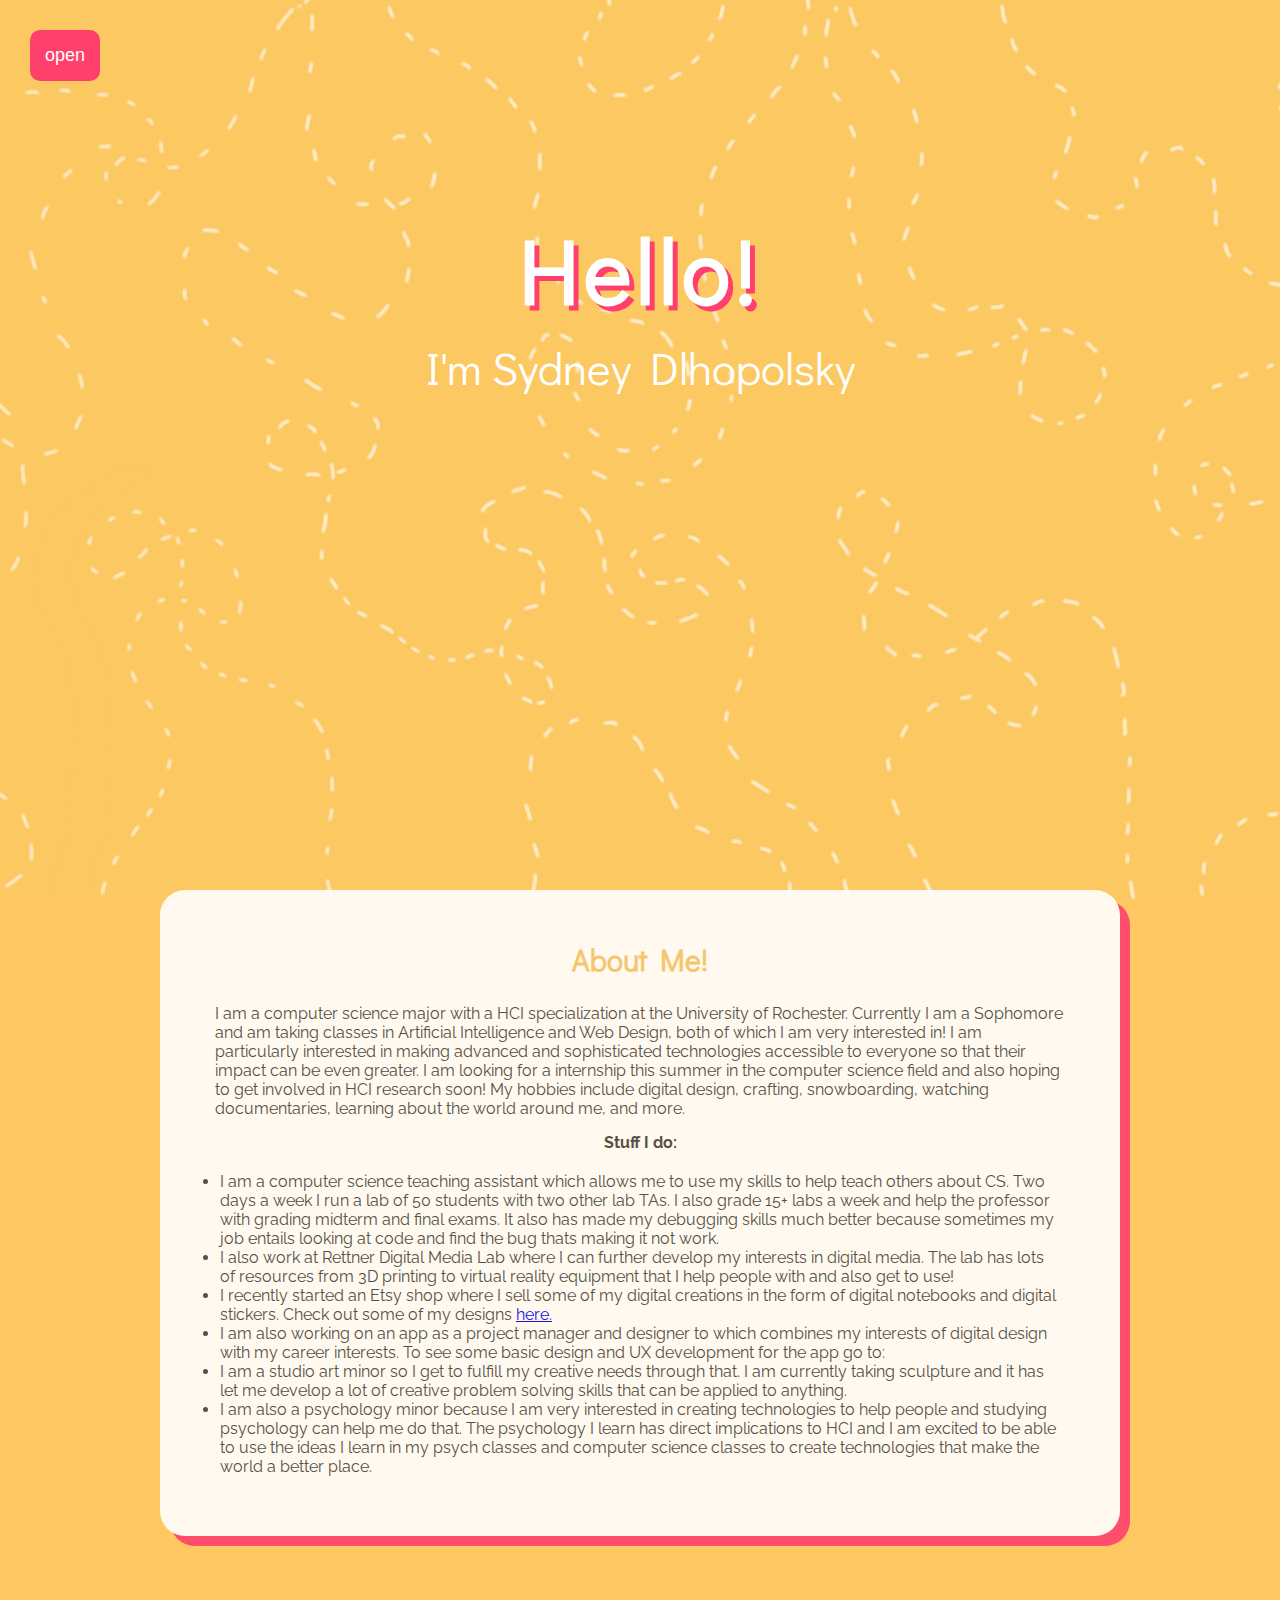
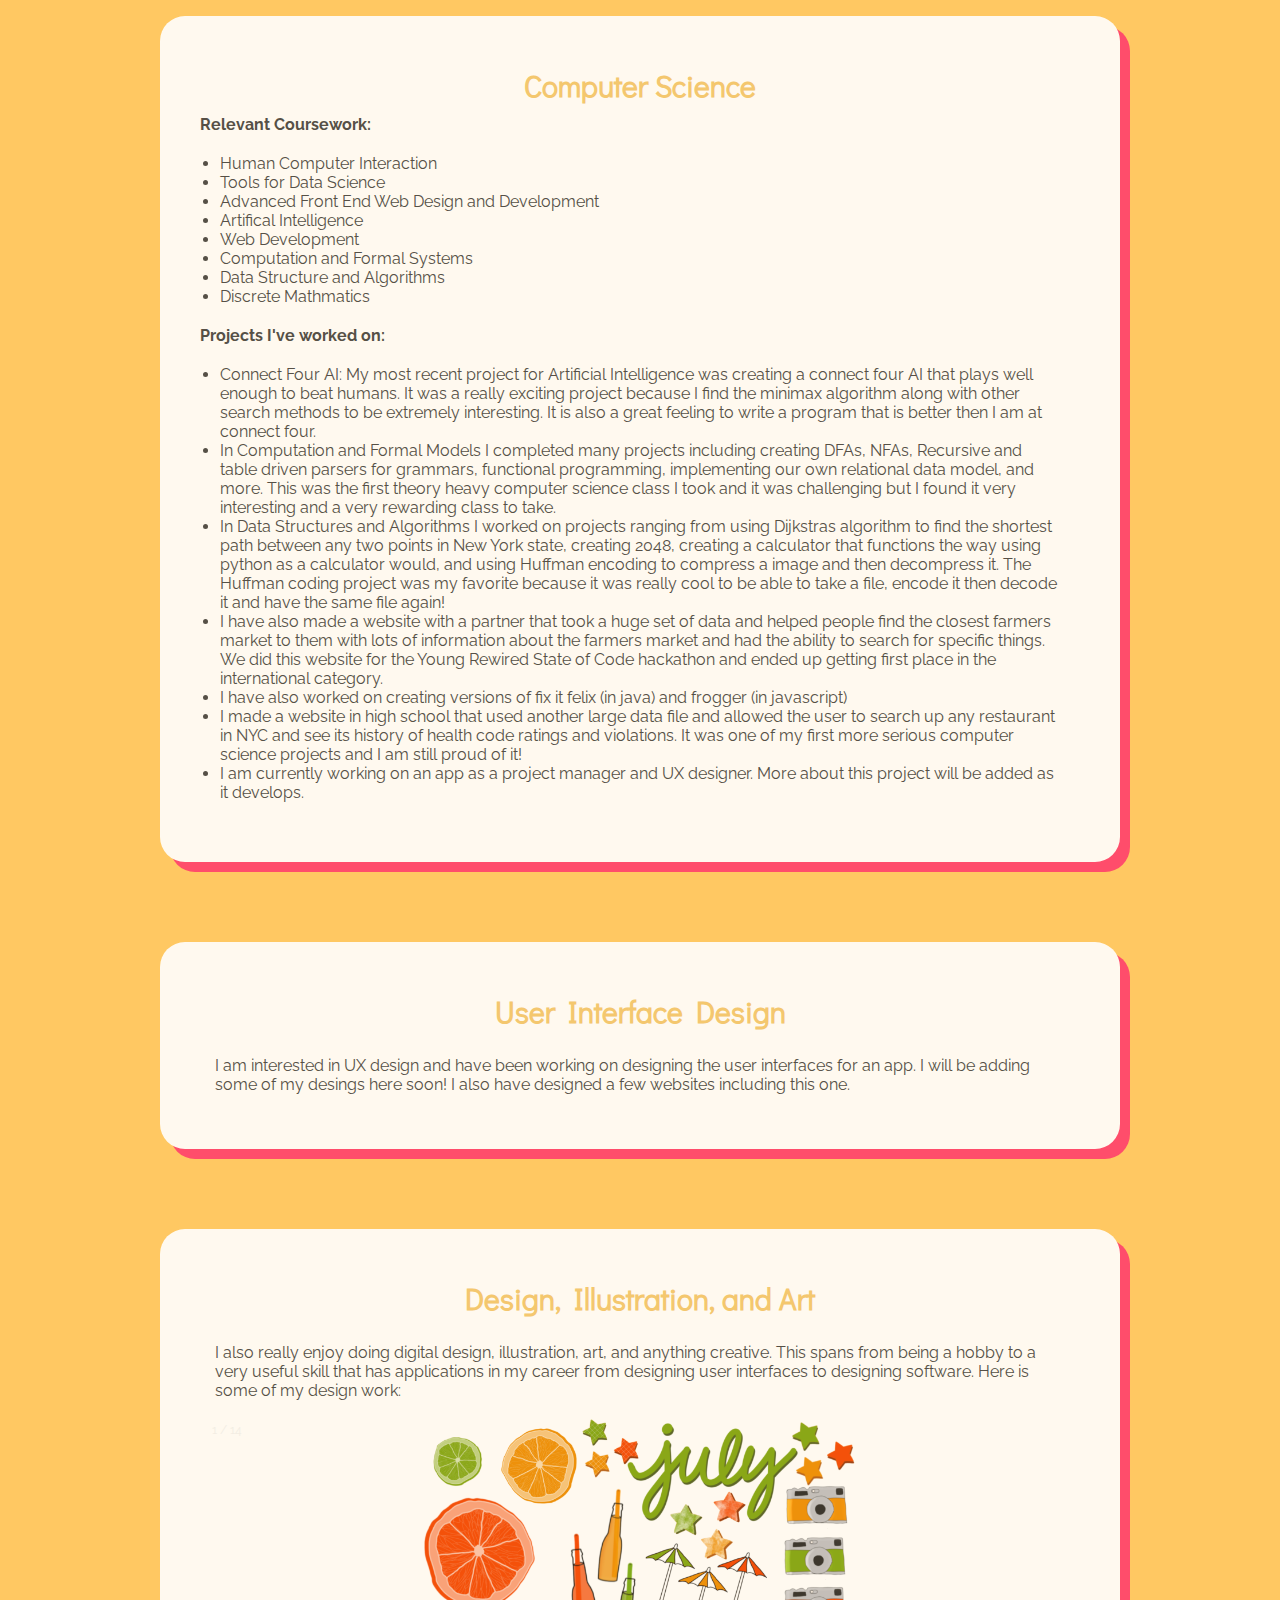
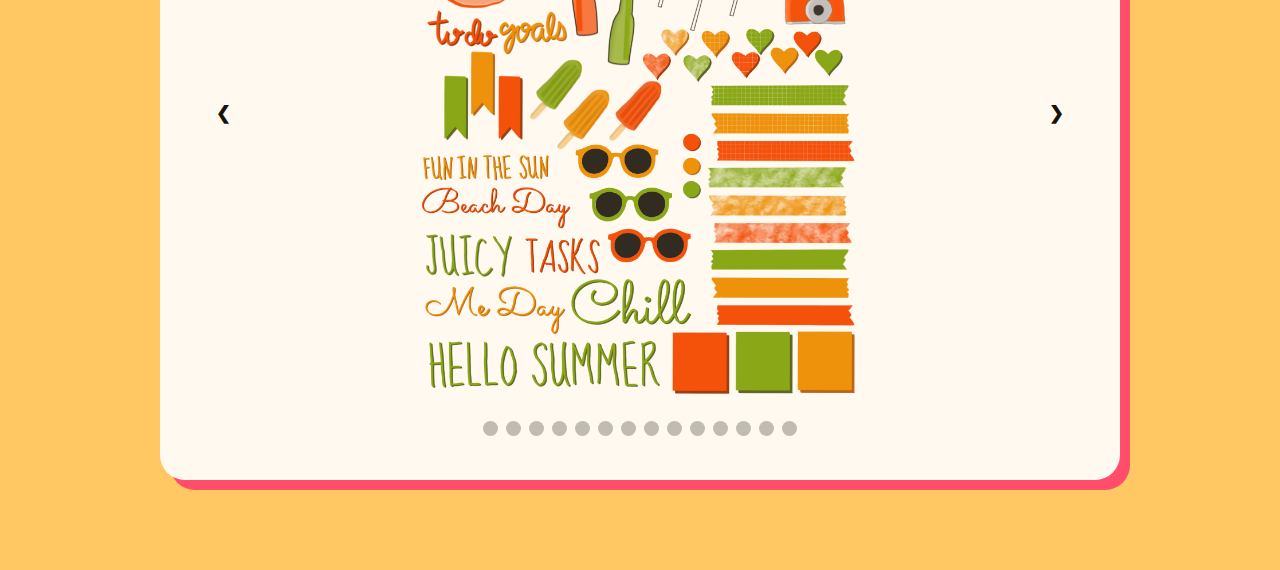
<file: index.html>
<!doctype html>

<html>

<head> 
	<meta charset="utf-8">
    <title>Sydney Dlhopolsky</title>
    <link rel="stylesheet" type="text/css" href="style.css">
    <link href="https://fonts.googleapis.com/css?family=Didact+Gothic|Montserrat+Alternates:500|Raleway" rel="stylesheet">
    <script src="script.js"></script>
    <script src="//platform.linkedin.com/in.js" type="text/javascript"></script>
</head>

<body>
    <div class="container">
            <div class="content">
            <div id="myNav" class="overlay">
                <a href="javascript:void(0)" class="closebtn" onclick="closeNav()">&times;</a>
                <div class="overlay-content">
                    <a href="#about" onclick="closeNav()">About Me</a>
                    <a href="#cs"onclick="closeNav()">CS </a>
                    <a href="#ux"onclick="closeNav()">UX </a>
                    <a href="#design"onclick="closeNav()">Design </a>
                    <a href="resume/SydneyDlhopolskyResume.pdf"onclick="closeNav()">Resume</a>
                </div>
            </div>
            <button id="openbtn" onclick="openNav()">open</button>
        <header>
            <h1> Hello! </h1>
            <h2>I'm Sydney Dlhopolsky</h2>
            <!--<a href="#about"><button class="button" id="clicker"> Click Me! </button></a>-->
        </header>
        <button onclick="topFunction()" id="myBtn" title="Go to top">Top</button>
        <section id="about" >
        <div class = "profile">
            <h3 href="#about">About Me!</h3>
               <!-- <img id = "pfp" src = "images/syd.png">-->
                <p> I am a computer science major with a HCI specialization at the University of Rochester. Currently I am a Sophomore and am taking classes in Artificial Intelligence and Web Design, both of which I am very interested in! I am particularly interested in making advanced and sophisticated technologies accessible to everyone so that their impact can be even greater. 
                I am looking for a internship this summer in the computer science field and also hoping to get involved in HCI research soon!
            My hobbies include digital design, crafting, snowboarding, watching documentaries, learning about the world around me, and more.
            </p>
        </div>
            <h4> Stuff I do:</h4>
            <ul>
                <li> I am a computer science teaching assistant which allows me to use my skills to help teach others about CS. Two days a week I run a lab of 50 students with two other lab TAs. I also grade 15+ labs a week and help the professor with grading midterm and final exams. It also has made my debugging skills much better because sometimes my job entails looking at code and find the bug thats making it not work. 
                </li>
                <li> I also work at Rettner Digital Media Lab where I can further develop my interests in digital media. The lab has lots of resources from 3D printing to virtual reality equipment that I help people with and also get to use! 
                </li>
                <li>
                    I recently started an Etsy shop where I sell some of my digital creations in the form of digital notebooks and digital stickers. Check out some of my designs <a href="#design"> here. </a>
                </li>
                <li>
                    I am also working on an app as a project manager and designer to which combines my interests of digital design with my career interests. To see some basic design and UX development for the app go to: 
                </li>
                <li>
                    I am a studio art minor so I get to fulfill my creative needs through that. I am currently taking sculpture and it has let me develop a lot of creative problem solving skills that can be applied to anything.
                </li>
                <li>
                        I am also a psychology minor because I am very interested in creating technologies to help people and studying psychology can help me do that. The psychology I learn has direct implications to HCI and I am excited to be able to use the ideas I learn in my psych classes and computer science classes to create technologies that make the world a better place.
                </li>
            </ul>
        </section>

        <section id="cs">
            <h3> Computer Science </h3>
            <h4> Relevant Coursework: </h4>
            <ul>
                <li> Human Computer Interaction</li>
                <li> Tools for Data Science </li> 
                <li> Advanced Front End Web Design and Development </li> 
                <li> Artifical Intelligence</li>
                <li> Web Development </li>
                <li> Computation and Formal Systems</li> 
                <li> Data Structure and Algorithms </li>
                <li> Discrete Mathmatics </li>
            </ul>
            <h4> Projects I've worked on: </h4>
            <ul>
                <li> Connect Four AI: My most recent project for Artificial Intelligence was creating a connect four AI that plays well enough to beat humans. It was a really exciting project because I find the minimax algorithm along with other search methods to be extremely interesting. It is also a great feeling to write a program that is better then I am at connect four. 
                </li>
                <li>
                        In Computation and Formal Models I completed many projects including creating DFAs, NFAs, Recursive and table driven parsers for grammars, functional programming, implementing our own relational data model, and more. This was the first theory heavy computer science class I took and it was challenging but I found it very interesting and a very rewarding class to take. 
                </li>
                <li>
                        In Data Structures and Algorithms I worked on projects ranging from using Dijkstras algorithm to find the shortest path between any two points in New York state, creating 2048, creating a calculator that functions the way using python as a calculator would, and using Huffman encoding to compress a image and then decompress it. The Huffman coding project was my favorite because it was really cool to be able to take a file, encode it then decode it and have the same file again! 
                </li>
                <li>
                        I have also made a website with a partner that took a huge set of data and helped people find the closest farmers market to them with lots of information about the farmers market and had the ability to search for specific things. We did this website for the Young Rewired State of Code hackathon and ended up getting first place in the international category. 
                </li>
                <li>
                        I have also worked on creating versions of fix it felix (in java) and frogger (in javascript) 
                </li>
                <li>
                        I made a website in high school that used another large data file and allowed the user to search up any restaurant in NYC and see its history of health code ratings and violations. It was one of my first more serious computer science projects and I am still proud of it! 
                </li>
                <li>
                        I am currently working on an app as a project manager and UX designer. More about this project will be added as it develops.
                </li>
            </ul>
        </section>

        <section id="ux">
            <h3>User Interface Design </h3> 
            <p> I am interested in UX design and have been working on designing the user interfaces for an app. I will be adding some of my desings here soon! I also have designed a few websites including this one.
                 </p>
            <!-- <img id="myImg" src="images/ux.png" alt="ux" onclick="openModal()">
            <div id="myModal" class="modal">
                    <span class="close" onclick="closeModal()">&times;</span>
                    <img class="modal-content" id="img01" src="images/ux.png">
                    <div id="caption">UX Design</div>
                  </div> -->


        </section>

        <section id="design">
            <h3> Design, Illustration, and Art</h3>
            <p> I also really enjoy doing digital design, illustration, art, and anything creative. This spans from being a hobby to a very useful skill that has applications in my career from designing user interfaces to designing software. Here is some of my design work: 
            </p>
            <div class="slideshow">
                    <div class="mySlides one fade">
                      <div class="numbertext">1 / 14</div>
                      <img class="slideimage"src="images/portfolioimages/image1.png">
                      <div class="text"></div>
                    </div>
                  
                    <div class="mySlides no fade">
                      <div class="numbertext">2 / 14</div>
                      <img class="slideimage"src="images/portfolioimages/image2.png" >
                      <div class="text"></div>
                    </div>
                  
                    <div class="mySlides no fade">
                      <div class="numbertext">3 / 14</div>
                      <img class="slideimage"src="images/portfolioimages/image3.png">
                      <div class="text"></div>
                    </div>
                    <div class="mySlides no fade">
                      <div class="numbertext">4 / 14</div>
                      <img class="slideimage"src="images/portfolioimages/image4.png">
                      <div class="text"></div>
                    </div>
                    <div class="mySlides no fade">
                            <div class="numbertext">5 / 14</div>
                            <img class="slideimage"src="images/portfolioimages/image5.png">
                            <div class="text"></div>
                    </div>
                    <div class="mySlides no fade">
                            <div class="numbertext">6 / 14</div>
                            <img class="slideimage"src="images/portfolioimages/image6.png">
                            <div class="text"></div>
                    </div>
                    <div class="mySlides no fade">
                            <div class="numbertext">7 / 14</div>
                            <img class="slideimage"src="images/portfolioimages/image7.png">
                            <div class="text"></div>
                    </div>
                    <div class="mySlides no fade">
                            <div class="numbertext">8 / 14</div>
                            <img class="slideimage"src="images/portfolioimages/image8.png">
                            <div class="text"></div>
                    </div>
                    <div class="mySlides no fade">
                            <div class="numbertext">9 / 14</div>
                            <img class="slideimage"src="images/portfolioimages/image9.png">
                            <div class="text"></div>
                    </div>
                    <div class="mySlides no fade">
                            <div class="numbertext">10 / 14</div>
                            <img class="slideimage"src="images/portfolioimages/image10.png">
                            <div class="text"></div>
                    </div>
                    <div class="mySlides no fade">
                            <div class="numbertext">11 / 14</div>
                            <img class="slideimage"src="images/portfolioimages/image11.png">
                            <div class="text"></div>
                    </div>
                    <div class="mySlides no fade">
                            <div class="numbertext">12 / 14</div>
                            <img class="slideimage"src="images/portfolioimages/image12.png">
                            <div class="text"></div>
                    </div>
                    <div class="mySlides no fade">
                            <div class="numbertext">13 / 14</div>
                            <img class="slideimage"src="images/portfolioimages/image13.png">
                            <div class="text"></div>
                    </div>
                    <div class="mySlides no fade">
                            <div class="numbertext">14 / 14</div>
                            <img class="slideimage"src="images/portfolioimages/image14.png">
                            <div class="text"></div>
                    </div>
                  
                    <a class="prev" onclick="plusSlides(-1)">&#10094;</a>
                    <a class="next" onclick="plusSlides(1)">&#10095;</a>
                  </div>
                  <br>
                  <div style="text-align:center">
                    <span class="dot" onclick="currentSlide(1)"></span> 
                    <span class="dot" onclick="currentSlide(2)"></span> 
                    <span class="dot" onclick="currentSlide(3)"></span> 
                    <span class="dot" onclick="currentSlide(4)"></span> 
                    <span class="dot" onclick="currentSlide(5)"></span> 
                    <span class="dot" onclick="currentSlide(6)"></span> 
                    <span class="dot" onclick="currentSlide(7)"></span> 
                    <span class="dot" onclick="currentSlide(8)"></span> 
                    <span class="dot" onclick="currentSlide(9)"></span> 
                    <span class="dot" onclick="currentSlide(10)"></span> 
                    <span class="dot" onclick="currentSlide(11)"></span> 
                    <span class="dot" onclick="currentSlide(12)"></span> 
                    <span class="dot" onclick="currentSlide(13)"></span> 
                    <span class="dot" onclick="currentSlide(14)"></span> 
                  </div>
                
        </section>

        
        </div>
    </div><!--Container-->
</body>
</file>
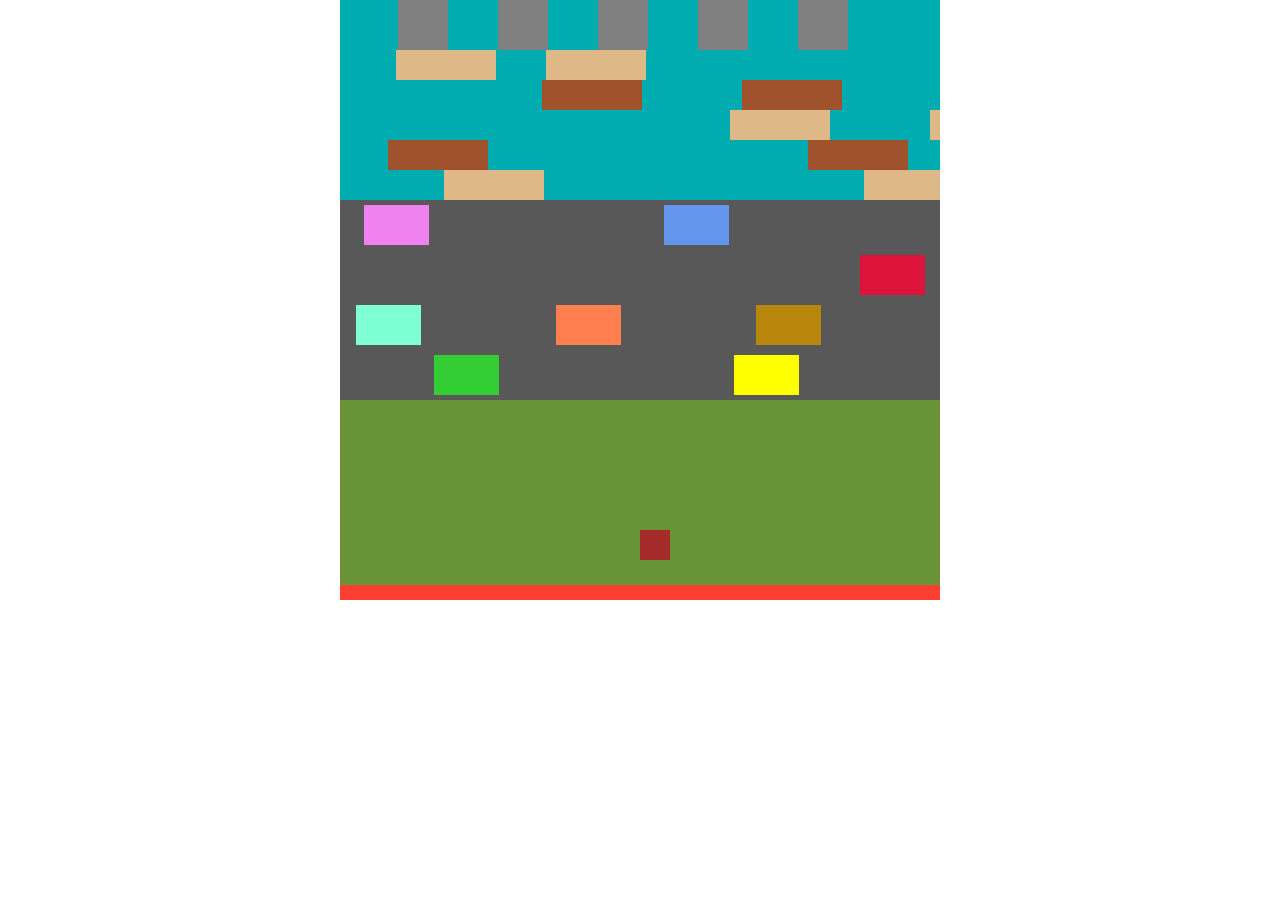
<file: pupper.html>
<!DOCTYPE html>
<html lang="en">
    <head>
        <meta charset="utf-8">

        <title>Pupper</title>

        <style>
        * {
            padding: 0px;
            margin: 0px;
        }

        canvas {
            background-color: #eee;
            display: block;
            margin: 0px auto;
        }
        
        </style>
    </head>

    <body>
        <canvas id="myCanvas" width="600" height="600"></canvas>

        <script>
            var canvas = document.getElementById("myCanvas");
            var ctx = canvas.getContext("2d");
            var x = canvas.width
            var y = canvas.height;
            var riverH = canvas.height/3;
            var riverW = canvas.width;
            var farmStart = riverH *2;
            var rightPressed = false;
            var leftPressed = false;
            var upPressed = false;
            var downPressed = false;
            var pupX = 300;
            var pupY = 530;
            var carX = 25;
            var pupWidth = 30;
            var onLog = false;
            var onLog1 = false;
            var onLog2 = false;
            var onLog3 = false;
            var onLog4 = false;
            var onLog5 = false;
            var onLog6 = false;
            var onLog7 = false;
            var onLog8 = false;
            var onLog9 = false;
            var onLog10 = false;
            var lives = 4;
            var zone1=false;
            var zone2=false;
            var zone3=false;
            var zone4=false;
            var zone5=false;
            var log1X = 0;
            var log1Y = 50;
            var log1dX = 7;
            var log2X = 250;
            var log2Y = 80;
            var log2dX = -6;
            var log3X = 350;
            var log3Y = 110;
            var log3dX = 5;
            var log4X = 80;
            var log4Y = 140;
            var log4dX = -4;
            var log5X = 500;
            var log5Y = 170;
            var log5dX = 3;
            var log6X = 150;
            var log6Y = 50;
            var log6dX = 7;
            var log7X = 450;
            var log7Y = 80;
            var log7dX = -6;
            var log8X = 550;
            var log8Y = 110;
            var log8dX = 5;
            var log9X = 500;
            var log9Y = 140;
            var log9dX = -4;
            var log10X = 80;
            var log10Y = 170;
            var log10dX = 3;
            var mLog1 = false;
            var mLog2 = false;
            var mLog3 = false;
            var mLog4 = false;
            var mLog5 = false;
            var mLog6 = false;
            var mLog7 = false;
            var mLog8 = false;
            var mLog9 = false;
            var mLog10 = false;

            document.addEventListener("keydown", keyDownHandler, false);

            document.addEventListener("keyup", keyUpHandler, false);

            function keyDownHandler(e) {
                if (e.keyCode === 39) {
                    rightPressed = true;
                }
                 if (e.keyCode === 38) {
                    upPressed = true;
                }
                if (e.keyCode === 40) {
                    downPressed = true;
                }
                else if (e.keyCode === 37) {
                    leftPressed = true;
                }
            }

            function keyUpHandler(e) {
                if (e.keyCode === 39) {
                    rightPressed = false;
                }
                 if (e.keyCode === 38) {
                    upPressed = false;
                }
                if (e.keyCode === 40) {
                    downPressed = false;
                }
                else if (e.keyCode === 37) {
                    leftPressed = false;
                }   
            }
            function drawRiver(){
                ctx.fillStyle = "#00acb0";
                ctx.fillRect(0,0,riverW,riverH);
            }

            function drawRoad(){
                ctx.fillStyle = "#585858";
                ctx.fillRect(0,riverH,riverW,riverH);
            }

            function drawFarm(){
                ctx.fillStyle = "#689336";
                ctx.fillRect(0,farmStart,riverW,riverH);
            }

            function drawPup(){
                ctx.beginPath();
                ctx.rect(pupX, pupY, pupWidth, pupWidth);
                ctx.fillStyle = "brown";
                ctx.fill();
                ctx.closePath();
            }

            function drawBar(){
                ctx.fillStyle = "#ff3e33"
                ctx.fillRect(0, 585, 150 * lives, 30);
            }

            function drawEndZone(){
                ctx.fillStyle = "gray";
                ctx.fillRect(58,0,50,50);
                ctx.fillRect(158,0,50,50);
                ctx.fillRect(258,0,50,50);
                ctx.fillRect(358,0,50,50);
                ctx.fillRect(458,0,50,50);
            }

              function runLog1(){
                if (log1X < x){
                    log1X += log1dX;}
                if (log1X >= x){
                    log1X = -85;}
               if ((log1X >= pupX -85 && log1X <= pupX +15) && (pupY <= log1Y +30 && pupY >= log1Y)) {
                    onLog1 = true;
                }
                else {
                    onLog1=false;
                }
                if ((log1X >= pupX -85 && log1X <= pupX +15) && (pupY < log1Y +30 && pupY >= log1Y)) {
                    mLog1 = true;
                }
                else {
                    mLog1 = false;
                }
                
                ctx.beginPath();
                ctx.rect(log1X, log1Y, 100, 30);
                ctx.fillStyle = "burlywood";
                ctx.fill();
                ctx.closePath();
              }
              function runLog2(){
                if (log2X > -85){
                    log2X += log2dX;}
                if (log2X <= -85){
                    log2X = x;}
                if ((log2X >= pupX -85 && log2X <= pupX +15) && (pupY <= log2Y +30 && pupY >= log2Y)) {
                    onLog2 = true;
                }
                else {
                    onLog2=false;
                }
                 if ((log2X >= pupX -85 && log2X <= pupX +15) && (pupY < log2Y +30 && pupY >= log2Y)) {
                    mLog2 = true;
                }
                else {
                    mLog2 = false;
                }
                ctx.beginPath();
                ctx.rect(log2X, log2Y, 100, 30);
                ctx.fillStyle = "sienna";
                ctx.fill();
                ctx.closePath();
              }
              function runLog3(){
                if (log3X < x){
                    log3X += log3dX;}
                if (log3X >= x){
                    log3X = -85;}
                if ((log3X >= pupX -85 && log3X <= pupX +15) && (pupY <= log3Y +30 && pupY >= log3Y)){
                    onLog3 = true;
                }
                else {
                    onLog3=false;
                }
                if ((log3X >= pupX -85 && log3X <= pupX +15) && (pupY < log3Y +30 && pupY >= log3Y)){
                    mLog3 = true;
                }
                else {
                    mLog3=false;
                }
                ctx.beginPath();
                ctx.rect(log3X, log3Y, 100, 30);
                ctx.fillStyle = "burlywood";
                ctx.fill();
                ctx.closePath();
              }
              function runLog4(){
                if (log4X > -85){
                    log4X += log4dX;}
                if (log4X <= -85){
                    log4X = x;}
                if ((log4X >= pupX -85 && log4X <= pupX +15) && (pupY <= log4Y +30 && pupY >= log4Y)){
                    onLog4  = true;
                }
                else {
                    onLog4=false;
                }
                if ((log4X >= pupX -85 && log4X <= pupX +15) && (pupY < log4Y +30 && pupY >= log4Y)){
                    mLog4  = true;
                }
                else {
                    mLog4=false;
                }
                ctx.beginPath();
                ctx.rect(log4X, log4Y, 100, 30);
                ctx.fillStyle = "sienna";
                ctx.fill();
                ctx.closePath();
              }
               function runLog5(){
                if (log5X < x){
                    log5X += log5dX;}
                if (log5X >= x){
                    log5X = -85;}
                if ((log5X >= pupX -85 && log5X <= pupX +15) && (pupY <= log5Y +30 && pupY >= log5Y)) {
                    onLog5  = true;
                }
                else {
                    onLog5=false;
                }
                if ((log5X >= pupX -85 && log5X <= pupX +15) && (pupY < log5Y +30 && pupY >= log5Y)) {
                    mLog5  = true;
                }
                else {
                    mLog5=false;
                }
                ctx.beginPath();
                ctx.rect(log5X, log5Y, 100, 30);
                ctx.fillStyle = "burlywood";
                ctx.fill();
                ctx.closePath();
               }
                function runLog6(){
                if (log6X < x){
                    log6X += log6dX;}
                if (log6X >= x){
                    log6X = -85;}
               if ((log6X >= pupX -85 && log6X <= pupX +15) && (pupY <= log6Y + 30 && pupY >= log6Y)) {
                    onLog6 = true;
                }
                else {
                    onLog6=false;
                }
                if ((log6X >= pupX -85 && log6X <= pupX +15) && (pupY < log6Y + 30 && pupY >= log6Y)) {
                    mLog6 = true;
                }
                else {
                    mLog6=false;
                }
                ctx.beginPath();
                ctx.rect(log6X, log6Y, 100, 30);
                ctx.fillStyle = "burlywood";
                ctx.fill();
                ctx.closePath();
              }
               function runLog7(){
                if (log7X > -85){
                    log7X += log7dX;}
                if (log7X <= -85){
                    log7X = x;}
                if ((log7X >= pupX -85 && log7X <= pupX +15) && (pupY <= log7Y +30 && pupY >= log7Y)) {
                   onLog7  = true;
                }
                else {
                    onLog7=false;
                }
                if ((log7X >= pupX -85 && log7X <= pupX +15) && (pupY < log7Y +30 && pupY >= log7Y)) {
                   mLog7  = true;
                }
                else {
                    mLog7=false;
                }
                ctx.beginPath();
                ctx.rect(log7X, log7Y, 100, 30);
                ctx.fillStyle = "sienna";
                ctx.fill();
                ctx.closePath();
              }
               function runLog8(){
                if (log8X < x){
                    log8X += log8dX;}
                if (log8X >= x){
                    log8X = -85;}
                if ((log8X >= pupX -85 && log8X <= pupX +15) && (pupY <= log8Y +30 && pupY >= log8Y)) {
                    onLog8  = true;
                }
                else {
                    onLog8=false;
                }
                if ((log8X >= pupX -85 && log8X <= pupX +15) && (pupY < log8Y +30 && pupY >= log8Y)) {
                    mLog8  = true;
                }
                else {
                    mLog8=false;
                }
                ctx.beginPath();
                ctx.rect(log8X, log8Y, 100, 30);
                ctx.fillStyle = "burlywood";
                ctx.fill();
                ctx.closePath();
              }
              function runLog9(){
                if (log9X > -85){
                    log9X += log9dX;}
                if (log9X <= -85){
                    log9X = x;}
                if ((log9X >= pupX -85 && log9X <= pupX +15) && (pupY <= log9Y +30 && pupY >= log9Y)) {
                    onLog9  = true;
                }
                else {
                    onLog9=false;
                }
                if ((log9X >= pupX -85 && log9X <= pupX +15) && (pupY < log9Y +30 && pupY >= log9Y)) {
                    mLog9  = true;
                }
                else {
                    mLog9=false;
                }
                ctx.beginPath();
                ctx.rect(log9X, log9Y, 100, 30);
                ctx.fillStyle = "sienna";
                ctx.fill();
                ctx.closePath();
                
              }
              function runLog10(){
                if (log10X < x){
                    log10X += log10dX;}
                if (log10X >= x){
                    log10X = -85;}
                if ((log10X >= pupX -85 && log10X <= pupX +15) && (pupY <= log10Y +30 && pupY >= log10Y)) {
                    onLog10 = true;
                }
                else {
                    onLog10=false;
                }
                if ((log10X >= pupX -85 && log10X <= pupX +15) && (pupY < log10Y +30 && pupY >= log10Y)) {
                    mLog10 = true;
                }
                else {
                    mLog10=false;
                }
                ctx.beginPath();
                ctx.rect(log10X, log10Y, 100, 30);
                ctx.fillStyle = "burlywood";
                ctx.fill();
                ctx.closePath();
              }
              
              function onLogTF(){
                  if (((onLog1 || onLog2)  && mLog2) || 
                        ((onLog2 || onLog3) && mLog3) || 
                        ((onLog3 || onLog4) && mLog4) || 
                        ((onLog4 || onLog5) && mLog5) || 
                        onLog5 || 
                        ((onLog6 || onLog7) && mLog7) || 
                        ((onLog7 || onLog8) && mLog8) || 
                        ((onLog8 || onLog9) && mLog9) || 
                        ((onLog9 || onLog10) && mLog10) || 
                        onLog10) {
                      onLog = true;
                  }
                  else {
                      onLog = false;
                  }
              }

              function runLogs(){
                  runLog1();
                  runLog2();
                  runLog3();
                  runLog4();
                  runLog5();
                  runLog6();
                  runLog7();
                  runLog8();
                  runLog9();
                  runLog10();
              }

function inEndZone(){
                if (pupY < 50) {
                    if (pupX>58 && pupX<108){
                        zone1=true;
                        return true;
                    }
                     if (pupX>158 && pupX<208){
                        zone2=true;
                        return true;
                    }
                     if (pupX>258 && pupX<308){
                        zone3=true;
                        return true;
                    }
                     if (pupX>358 && pupX<408){
                        zone4=true;
                        return true;
                    }
                     if (pupX>458 && pupX<508){
                        zone5=true;
                        return true;
                    }
                }
            }

            function fillZone(){
                if (zone1){
                ctx.fillStyle = "red";
                ctx.fillRect(58,0,50,50);
                }
                  if (zone2){
                ctx.fillStyle = "red";
                ctx.fillRect(158,0,50,50);
                }
                  if (zone3){
                ctx.fillStyle = "red";
                ctx.fillRect(258,0,50,50);
                }
                  if (zone4){
                ctx.fillStyle = "red";
                ctx.fillRect(358,0,50,50);
                }
                  if (zone5){
                ctx.fillStyle = "red";
                ctx.fillRect(458,0,50,50);
                }
            }

            function die(){
                pupY = 530;
                pupX = 300;
                lives -= 1;                 
            }

            function endgame(){
            if (zone1 && zone2 && zone3 && zone4 && zone5){
                    ctx.clearRect(0,0,canvas.width, canvas.height);
                 ctx.font = "50px Arial";
                 lives = 1000;
                 pupY= 10;
                 ctx.strokeText("You won! :)", 200, 300);;
                 }

            if (lives < 1)        
                 {ctx.clearRect(0,0,canvas.width, canvas.height);
                 ctx.font = "50px Arial";
                 lives = -1000;
                 pupY= -1000;
                 ctx.strokeText("You died :(", 200, 300);}
            }

            function runPup(dx){
                if (pupX < x){
                    pupX += dx;}
                if (pupX >= x){
                    pupX = 25;}
            }

            

                function playGame(){
                ctx.clearRect(0, 0, canvas.width, canvas.height); 
                drawRiver();
                drawRoad();
                drawFarm();
                runLogs();
                drawPup();
                drawBar();
                runCars();
                drawEndZone();
                fillZone();
                endgame();
                onLogTF();
                if (leftPressed && pupX > 0) {
                    pupX = pupX - pupWidth;
                }
                
                  if (rightPressed && pupX < 550) {
                    pupX = pupX + pupWidth;
                }
                  if (upPressed) {
                    pupY = pupY - pupWidth;
                }
                  if (downPressed && pupY < 550) {
                    pupY = pupY + pupWidth;
                }
                if (pupY <= 190 & (onLog === false)){
                die();
                }
                if (carX < x){
                    carX +=10;
                }
           
                if (carX >=x){
                    carX = 25;
                }
                if (inEndZone()){
                    var zPupX= pupX;
                    var zPupY = pupY;
                    fillZone(zPupX,zPupY);
                    pupY=530;
                    pupX=300;
                }
                if (!onLog){
                    runPup(0);
                }
                else {
                    if (mLog1){
                        runPup(log1dX);
                    }
                    if (mLog2){
                        runPup(log2dX);
                    }
                    if (mLog3){
                        runPup(log3dX);
                    }
                    if (mLog4){
                        runPup(log4dX);
                    }
                    if (mLog5){
                        runPup(log5dX);
                    }
                    if (mLog6){
                        runPup(log6dX);
                    }
                    if (mLog7){
                        runPup(log7dX);
                    }
                    if (mLog8){
                        runPup(log8dX);
                    }
                    if (mLog9){
                        runPup(log9dX);
                    }
                    if (mLog10){
                        runPup(log10dX);
                    }
                }
            }
            

            function runCar1(){
                if (car1X < x){
                    car1X += car1dX;}
                if (car1X >= x){
                    car1X = -65;}
                if ((car1X >= pupX - 65 && car1X <= pupX + 30) && (car1Y >= pupY -40 && car1Y <= pupY + 30)) {
                    die()
                }
                ctx.beginPath();
                ctx.rect(car1X, car1Y, 65, 40);
                ctx.fillStyle = "violet";
                ctx.fill();
                ctx.closePath();
            }
            function runCar2(){
                if (car2X < x){
                    car2X += car2dX;}
                if (car2X >= x){
                    car2X = -65;}
                if ((car2X >= pupX - 65 && car2X <= pupX + 30) && (car2Y >= pupY -40 && car2Y <= pupY + 30)) {
                    die()
                }
                ctx.beginPath();
                ctx.rect(car2X, car2Y, 65, 40);
                ctx.fillStyle = "cornflowerblue";
                ctx.fill();
                ctx.closePath();
            }
            function runCar3(){
                if (car3X > -65){
                    car3X += car3dX;}
                if (car3X <= -65){
                    car3X = x;}
                if ((car3X >= pupX - 65 && car3X <= pupX + 30) && (car3Y >= pupY -40 && car3Y <= pupY + 30)) {
                    die()
                }
                ctx.beginPath();
                ctx.rect(car3X, car3Y, 65, 40);
                ctx.fillStyle = "crimson";
                ctx.fill();
                ctx.closePath();
            }
            function runCar4(){
                if (car4X < x){
                    car4X += car4dX;}
                if (car4X >= x){
                    car4X = -65;}
                if ((car4X >= pupX - 65 && car4X <= pupX + 30) && (car4Y >= pupY -40 && car4Y <= pupY + 30)) {
                    die()
                }
                ctx.beginPath();
                ctx.rect(car4X, car4Y, 65, 40);
                ctx.fillStyle = "aquamarine";
                ctx.fill();
                ctx.closePath();
            }
            function runCar5(){
                if (car5X < x){
                    car5X += car5dX;}
                if (car5X >= x){
                    car5X = -65;}
                if ((car5X >= pupX - 65 && car5X <= pupX + 30) && (car5Y >= pupY -40 && car5Y <= pupY + 30)) {
                    die()
                }
                ctx.beginPath();
                ctx.rect(car5X, car5Y, 65, 40);
                ctx.fillStyle = "coral";
                ctx.fill();
                ctx.closePath();
            }
            function runCar6(){
                if (car6X < x){
                    car6X += car6dX;}
                if (car6X >= x){
                    car6X = -65;}
                if ((car6X >= pupX - 65 && car6X <= pupX + 30) && (car6Y >= pupY -40 && car6Y <= pupY + 30)) {
                    die()
                }
                ctx.beginPath();
                ctx.rect(car6X, car6Y, 65, 40);
                ctx.fillStyle = "darkgoldenrod";
                ctx.fill();
                ctx.closePath();
            }
            function runCar7(){
                if (car7X > -65){
                    car7X += car7dX;}
                if (car7X <= -65){
                    car7X = x;}
                if ((car7X >= pupX - 65 && car7X <= pupX + 30) && (car7Y >= pupY -40 && car7Y <= pupY + 30)) {
                    die()
                }
                ctx.beginPath();
                ctx.rect(car7X, car7Y, 65, 40);
                ctx.fillStyle = "limegreen";
                ctx.fill();
                ctx.closePath();
            }
            function runCar8(){
                if (car8X > -65){
                    car8X += car8dX;}
                if (car8X <= -65){
                    car8X = x;}
                if ((car8X >= pupX - 65 && car8X <= pupX + 30) && (car8Y >= pupY -40 && car8Y <= pupY + 30)) {
                    die()
                }
                ctx.beginPath();
                ctx.rect(car8X, car8Y, 65, 40);
                ctx.fillStyle = "yellow";
                ctx.fill();
                ctx.closePath();
            }

            function runCars(){
                runCar1()
                runCar2()
                runCar3()
                runCar4()
                runCar5()
                runCar6()
                runCar7()
                runCar8();}

                var car1X = 0;
                var car1Y = 205;
                var car1dX = 3;
                var car2X = 300;
                var car2Y = 205;
                var car2dX = 3;
                var car3X = 0;
                var car3Y = 255;
                var car3dX = -20;
                var car4X = 0;
                var car4Y = 305;
                var car4dX = 2;
                var car5X = 200;
                var car5Y = 305;
                var car5dX = 2;
                var car6X = 400;
                var car6Y = 305;
                var car6dX = 2;
                var car7X = 150;
                var car7Y = 355;
                var car7dX = -7;
                var car8X = 450;
                var car8Y = 355;
                var car8dX = -7;

            setInterval(playGame, 75);
            drawRiver();
            drawRoad();
            drawFarm();
            

            
            </script>
</file>
<file: style.css>
*{
    padding:0px;
    margin:0px;
    box-sizing:border-box;
}


body{
    background-color: #Ffc862;
    min-height: 100%;
    background-attachment: fixed;
    background-position: center;
    background-repeat: no-repeat;
    background-size: cover;
    margin:0px;
    padding: 0px;
    color: #444444;
    font-family: 'Raleway', sans-serif;
}

header{
    height:800px;
    margin:0px;
    padding: 0px;

   
}
#about{
    justify-items: center;
    display:grid;
   /** grid-template-columns:  1fr 2fr;
    grid-template-rows:  1fr 1fr 2fr;**/

}
/*.content{
    background-image: url("images/body.png");
    min-height: 100%;
    margin:0px;
    padding: 0px;
    background-repeat: no-repeat;
    background-size: cover;
}*/
.profile{
    margin:0 auto;
    
}

/*#pfp{
    border-radius: 50%;
   grid-column: 1;
    grid-row: 2;
}

.profile h3 {
    grid-row: 1;
    grid-column: 1/2;
}
.profile p {
    grid-column: 1;
    grid-row: 3;
}

#about h4, #about ul{
    grid-column: 2;
    grid-row:3;
}
 */
.overlay {   
    height: 0;
    width: 100%;
    position: fixed; 
    z-index: 1; 
    left: 0;
    top: 0;
    background-color: rgb(0,0,0); 
    background-color: aqua;
    overflow-x: hidden; 
    transition: 0.5s; 
}
.overlay-content {
    position: relative;
    top: 25%; 
    width: 100%; 
    text-align: center; 
    margin-top: 30px; 
}
.overlay a {
    padding: 8px;
    text-decoration: none;
    font-size: 36px;
    color: white;
    display: block; 
}

.overlay a:hover, .overlay a:focus {
    color: #FF406C;;
}

.overlay .closebtn {
    position: absolute;
    top: 20px;
    right: 45px;
    font-size: 60px;
}

@media screen and (max-height: 450px) {
    .overlay a {font-size: 20px}
    .overlay .closebtn {
        font-size: 40px;
        top: 15px;
        right: 35px;
    }
}

#myBtn{
    display: none; /* Hidden by default */
    position: fixed; /* Fixed/sticky position */
    bottom: 20px; /* Place the button at the bottom of the page */
    right: 30px; /* Place the button 30px from the right */
    z-index: 99; /* Make sure it does not overlap */
    border: none; /* Remove borders */
    outline: none; /* Remove outline */
    background-color: #FF406C; /* Set a background color */
    color: white; /* Text color */
    cursor: pointer; /* Add a mouse pointer on hover */
    padding: 15px; /* Some padding */
    border-radius: 10px; /* Rounded corners */
    font-size: 18px; /* Increase font size */
}

#openbtn{
    display: block;
    position: fixed;
    top:30px;
    left:30px;
    z-index: 99;
    border: none;
    outline: none;
    background-color: #FF406C; /* Set a background color */
    color: white; /* Text color */
    cursor: pointer; /* Add a mouse pointer on hover */
    padding: 15px; /* Some padding */
    border-radius: 10px; /* Rounded corners */
    font-size: 18px; 
}

#myBtn:hover {
    background-color: #555; /* Add a dark-grey background on hover */
}

.button {
    padding: 15px 25px;
    font-size: 24px;
    text-align: center;
    cursor: pointer;
    outline: none;
    color: #444444;
    background-color: white;
    border: none;
    border-radius: 5px 15px;
    box-shadow: 0 9px rgb(248, 124, 153);
    margin:20px 625px;
  }
  
  
  .button:active {
    background-color: white;
    box-shadow: 0 5px #FF406C;
    transform: translateY(4px);
  }

 
.container{
   background-image: url("images/back.png");
    min-height: 100%;
    margin:0px;
    padding: 10px;
    background-attachment: fixed;
    background-position: center;
    background-repeat: no-repeat;
    background-size: cover;
}
h1{
    color: white;
    text-align: center;
    padding-top:200px;
    font-size: 90px;
    font-family: 'Didact Gothic', sans-serif;
    letter-spacing: 5px;
    text-shadow: 5px 5px  #FF406C;
} 

h2 {
    font-weight: normal;
    margin-bottom: 0px;
    text-align: center;
    color:white;
    font-family: 'Didact Gothic', sans-serif;
    font-size:45px;
    padding:10px;
}
h3{
    color: #F3C770;
    font-size: 30px;
    font-family: 'Didact Gothic', sans-serif;
    padding:10px;
    text-align: center;
}
section{
    background-color: white;
    opacity:.9;
    padding:40px;
    border-radius: 25px;
    margin:80px;
    box-shadow: 10px 10px  #FF406C;
    margin:80px 150px;
    border-radius: 25px;
}

p{
    padding:15px;
}

ul{
    padding:10px;
    margin:10px;
}

#myImg {
    display: block;
    border-radius: 5px;
    cursor: pointer;
    transition: 0.3s;
    height:300px;
    margin-left: auto;
    margin-right: auto;
    width: 50%;
}

#myImg:hover {opacity: 0.7;}

.modal {
    display: none; 
    position: fixed; 
    z-index: 1; 
    padding-top: 100px; 
    left: 0;
    top: 0;
    width: 100%; 
    height: 100%; 
    overflow: auto; 
    background-color: aqua; 
}

.modal-content {
    margin: auto;
    display: block;
    width: 80%;
    max-width: 700px;
}

#caption {
    margin: auto;
    display: block;
    width: 80%;
    max-width: 700px;
    text-align: center;
    color: #ccc;
    padding: 10px 0;
    height: 150px;
}

.modal-content, #caption { 
    animation-name: zoom;
    animation-duration: 0.6s;
}

@keyframes zoom {
    from {transform:scale(0)} 
    to {transform:scale(1)}
}

.close {
    position: absolute;
    top: 15px;
    right: 35px;
    color: #f1f1f1;
    font-size: 40px;
    font-weight: bold;
    transition: 0.3s;
}

.close:hover,
.close:focus {
    color: #bbb;
    text-decoration: none;
    cursor: pointer;
}

/* 100% Image Width on Smaller Screens */
@media only screen and (max-width: 700px){
    .modal-content {
        width: 100%;
    }
}

.slideshow {
    max-width: 1000px;
    position: relative;
    margin: auto;
  }

  .slideimage{
    height:auto;
    margin-left: auto;
    margin-right: auto;
    width: 50%;
    display: block;


  }
  
  /* Hide the images by default */
  .no {
      display: none;
  }
  .one {
    display: block;
}
  
  /* Next & previous buttons */
  .prev, .next {
    cursor: pointer;
    position: absolute;
    top: 50%;
    width: auto;
    margin-top: -22px;
    padding: 16px;
    color: black;
    font-weight: bold;
    font-size: 18px;
    transition: 0.6s ease;
    border-radius: 0 3px 3px 0;
  }
  
  /* Position the "next button" to the right */
  .next {
    right: 0;
    border-radius: 3px 0 0 3px;
  }
  
  /* On hover, add a black background color with a little bit see-through */
  .prev:hover, .next:hover {
    background-color: rgba(0,0,0,0.8);
  }
  
  /* Caption text */
  .text {
    color: #f2f2f2;
    font-size: 15px;
    padding: 8px 12px;
    position: absolute;
    bottom: 8px;
    width: 100%;
    text-align: center;
  }
  
  /* Number text (1/3 etc) */
  .numbertext {
    color: #f2f2f2;
    font-size: 12px;
    padding: 8px 12px;
    position: absolute;
    top: 0;
  }
  
  /* The dots/bullets/indicators */
  .dot {
    cursor: pointer;
    height: 15px;
    width: 15px;
    margin: 0 2px;
    background-color: #bbb;
    border-radius: 50%;
    display: inline-block;
    transition: background-color 0.6s ease;
  }
  
  .active, .dot:hover {
    background-color: #717171;
  }
  
  /* Fading animation */
  .fade {
    -webkit-animation-name: fade;
    -webkit-animation-duration: 1.5s;
    animation-name: fade;
    animation-duration: 1.5s;
  }
  
  @-webkit-keyframes fade {
    from {opacity: .4} 
    to {opacity: 1}
  }
  
  @keyframes fade {
    from {opacity: .4} 
    to {opacity: 1}
  }
</file>
